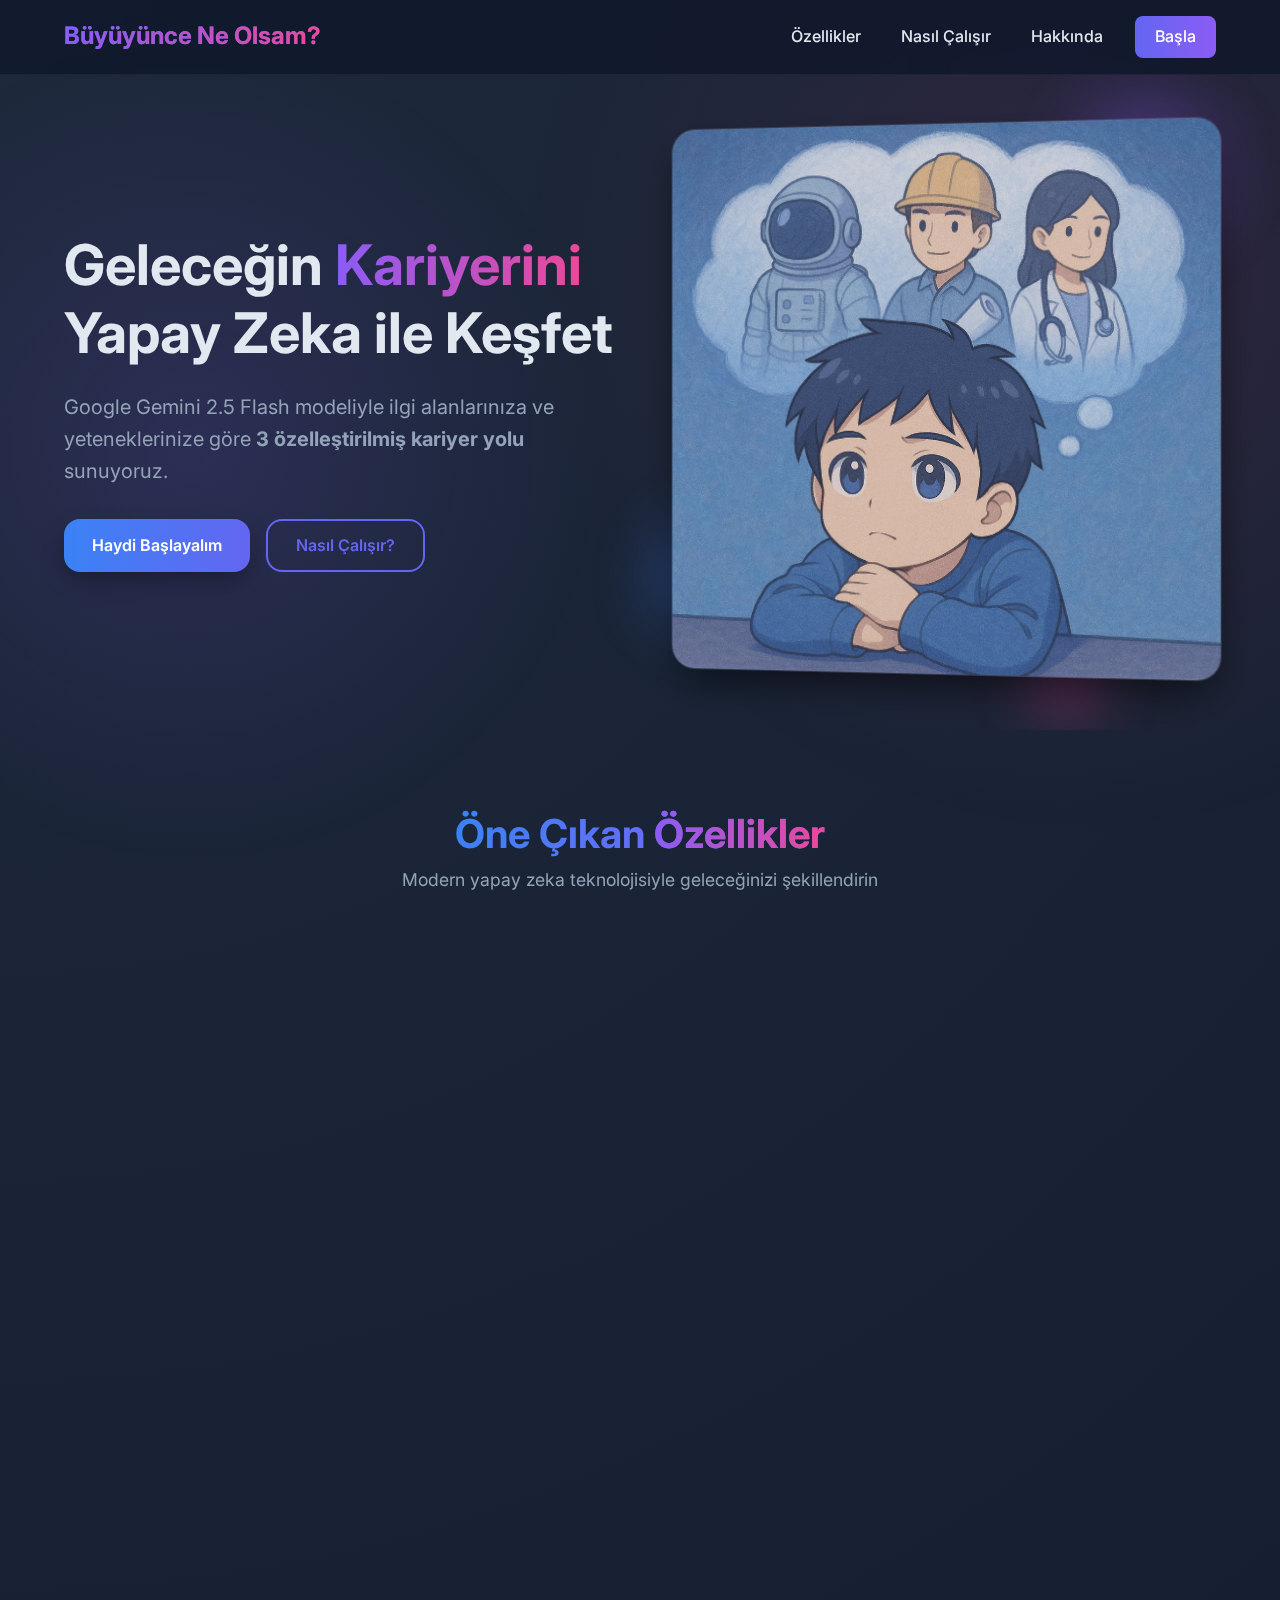
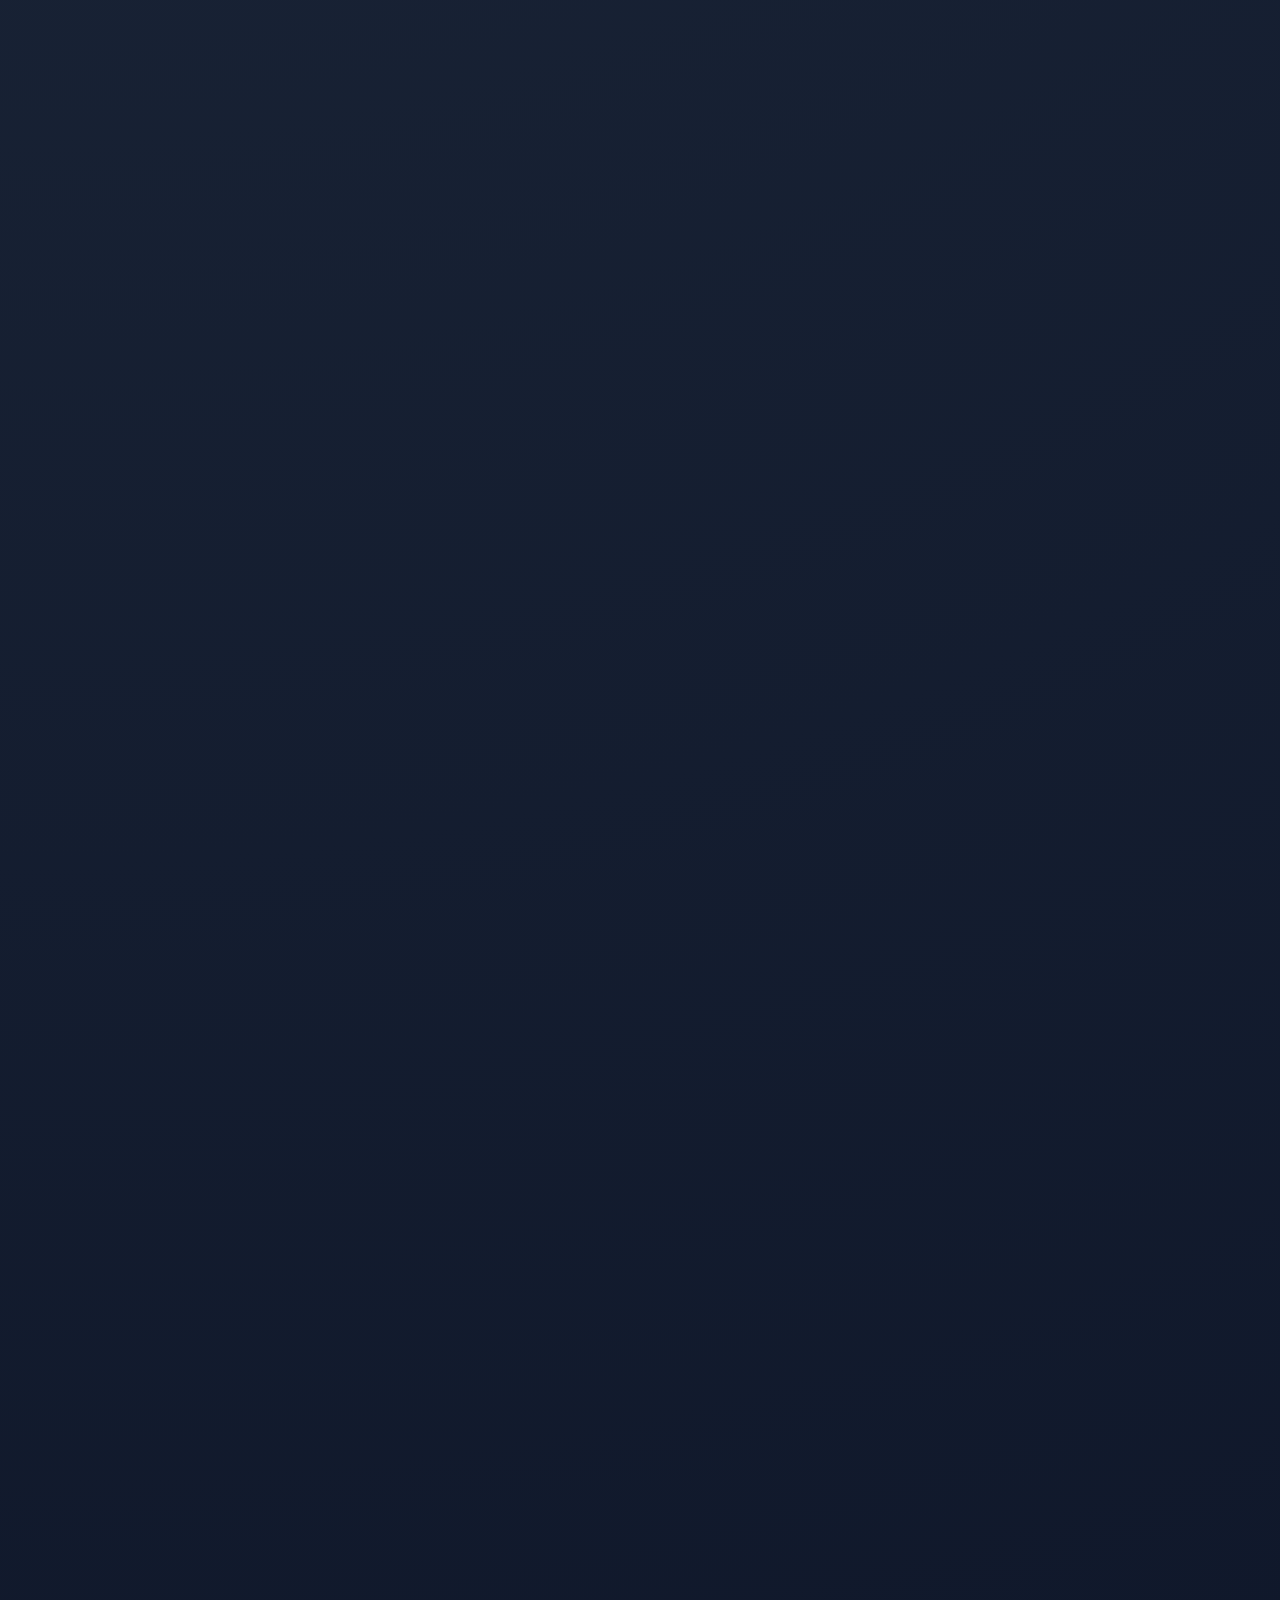
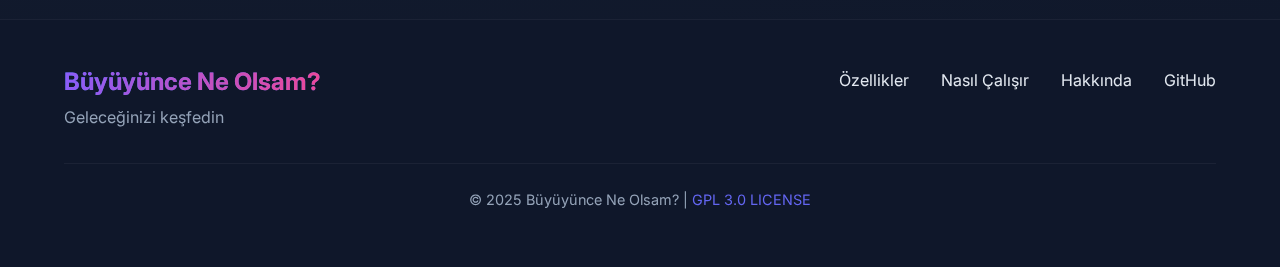
<file: index.html>
<!DOCTYPE html>
<html lang="tr">
<head>
  <meta charset="UTF-8" />
  <meta name="viewport" content="width=device-width, initial-scale=1.0" />
  <meta name="description" content="Büyüyünce Ne Olsam? - Hobileriniz ve güçlü yönlerinize göre kişiselleştirilmiş kariyer önerileri sunan yapay zeka uygulaması" />
  <title>Büyüyünce Ne Olsam? - Geleceğin Mesleklerini Keşfet</title>
  <link rel="stylesheet" href="landing.css" />
  <!-- Google Fonts -->
  <link rel="preconnect" href="https://fonts.googleapis.com">
  <link rel="preconnect" href="https://fonts.gstatic.com" crossorigin>
  <link href="https://fonts.googleapis.com/css2?family=Inter:wght@300;400;500;600;700&display=swap" rel="stylesheet">
</head>
<body>
  <div class="page-wrapper">
    <!-- Header -->
    <header class="header">
      <div class="container">
        <div class="logo">
          <h1>  <span>Büyüyünce Ne Olsam?</span></h1>
        </div>
        <nav class="nav">
          <ul class="nav-list">
            <li><a href="#ozellikler">Özellikler</a></li>
            <li><a href="#nasil-calisir">Nasıl Çalışır</a></li>
            <li><a href="#hakkinda">Hakkında</a></li>
          </ul>
          <a href="./kariyer_onerici/form.html" class="nav-button">Başla</a>
        </nav>
        <button class="mobile-menu-btn" aria-label="Menüyü Aç">
          <span></span>
          <span></span>
          <span></span>
        </button>
      </div>
    </header>

    <!-- Hero Section -->
    <section class="hero">
      <div class="container">
        <div class="hero-content">
          <h2 class="hero-title">Geleceğin <span>Kariyerini</span> Yapay Zeka ile Keşfet</h2>
          <p class="hero-subtitle">
            Google Gemini 2.5 Flash modeliyle ilgi alanlarınıza ve yeteneklerinize göre 
            <strong>3 özelleştirilmiş kariyer yolu</strong> sunuyoruz.
          </p>
          <div class="hero-buttons">
            <a href="./kariyer_onerici/form.html" class="btn btn-primary">Haydi Başlayalım</a>
            <a href="#nasil-calisir" class="btn btn-outline">Nasıl Çalışır?</a>
          </div>
        </div>
        <div class="hero-image">
          <div class="image-container">
            <img src="./Assets/buyuyunceneolsamKID.png" alt="Büyüyünce Ne Olsam? Arayüzü" class="main-image">
            <div class="floating-element one"></div>
            <div class="floating-element two"></div>
            <div class="floating-element three"></div>
          </div>
        </div>
      </div>
    </section>

    <!-- Features Section -->
    <section class="features" id="ozellikler">
      <div class="container">
        <div class="section-header">
          <h2>Öne Çıkan <span>Özellikler</span></h2>
          <p>Modern yapay zeka teknolojisiyle geleceğinizi şekillendirin</p>
        </div>
        <div class="features-grid">
          <div class="feature-card">
            <div class="card-icon">
              <svg width="48" height="48" viewBox="0 0 24 24" fill="none" stroke="currentColor" stroke-width="2" stroke-linecap="round" stroke-linejoin="round"><path d="M12 2L2 7l10 5 10-5-10-5z"/><path d="M2 17l10 5 10-5"/><path d="M2 12l10 5 10-5"/></svg>
            </div>
            <h3>AI Destekli Analiz</h3>
            <p>Google'ın Gemini 2.5 Flash modeliyle hızlı ve isabetli kariyer analizleri</p>
          </div>
          <div class="feature-card">
            <div class="card-icon">
              <svg width="48" height="48" viewBox="0 0 24 24" fill="none" stroke="currentColor" stroke-width="2" stroke-linecap="round" stroke-linejoin="round"><path d="M12 22s8-4 8-10V5l-8-3-8 3v7c0 6 8 10 8 10z"/></svg>
            </div>
            <h3>Tam Gizlilik</h3>
            <p>Verileriniz tamamen gizli kalır, hiçbir bilgi depolanmaz veya paylaşılmaz</p>
          </div>
          <div class="feature-card">
            <div class="card-icon">
              <svg width="48" height="48" viewBox="0 0 24 24" fill="none" stroke="currentColor" stroke-width="2" stroke-linecap="round" stroke-linejoin="round"><path d="M17 21v-2a4 4 0 0 0-4-4H5a4 4 0 0 0-4 4v2"/><circle cx="9" cy="7" r="4"/><path d="M23 21v-2a4 4 0 0 0-3-3.87"/><path d="M16 3.13a4 4 0 0 1 0 7.75"/></svg>
            </div>
            <h3>Kişiselleştirilmiş</h3>
            <p>Benzersiz ilgi alanlarınız ve becerilerinize göre özel kariyer tavsiyeleri</p>
          </div>
          <div class="feature-card">
            <div class="card-icon">
              <svg width="48" height="48" viewBox="0 0 24 24" fill="none" stroke="currentColor" stroke-width="2" stroke-linecap="round" stroke-linejoin="round"><rect x="2" y="3" width="20" height="14" rx="2" ry="2"/><line x1="8" y1="21" x2="16" y2="21"/><line x1="12" y1="17" x2="12" y2="21"/></svg>
            </div>
            <h3>Modern Arayüz</h3>
            <p>Cam efektli kartlar ve neon vurgularla şık bir kullanıcı deneyimi</p>
          </div>
          <div class="feature-card">
            <div class="card-icon">
              <svg width="48" height="48" viewBox="0 0 24 24" fill="none" stroke="currentColor" stroke-width="2" stroke-linecap="round" stroke-linejoin="round"><polyline points="4 17 10 11 4 5"/><line x1="12" y1="19" x2="20" y2="19"/></svg>
            </div>
            <h3>Takip Adımları</h3>
            <p>Her kariyer yolu için somut ilerleme ve kendini geliştirme adımları</p>
          </div>
          <div class="feature-card">
            <div class="card-icon">
              <svg width="48" height="48" viewBox="0 0 24 24" fill="none" stroke="currentColor" stroke-width="2" stroke-linecap="round" stroke-linejoin="round"><path d="M12 22c5.523 0 10-4.477 10-10S17.523 2 12 2 2 6.477 2 12s4.477 10 10 10z"/><path d="M12 18a6 6 0 1 0 0-12 6 6 0 0 0 0 12z"/><circle cx="12" cy="12" r="2"/></svg>
            </div>
            <h3>Tamamen Ücretsiz</h3>
            <p>API anahtarınızla herhangi bir ücret ödemeden sınırsız kullanım</p>
          </div>
        </div>
      </div>
    </section>

    <!-- How It Works Section -->
    <section class="how-it-works" id="nasil-calisir">
      <div class="container">
        <div class="section-header">
          <h2>Nasıl <span>Çalışır?</span></h2>
          <p>3 basit adımda kariyer yolunuzu keşfedin</p>
        </div>
        
        <div class="steps">
          <div class="step">
            <div class="step-number">1</div>
            <div class="step-content">
              <h3>Formu Doldurun</h3>
              <p>Hobilerinizi, ilgi alanlarınızı, sevdiğiniz dersleri ve güçlü yönlerinizi belirtin.</p>
            </div>
          </div>
          
          <div class="step">
            <div class="step-number">2</div>
            <div class="step-content">
              <h3>AI Analizini Bekleyin</h3>
              <p>Gemini 2.5 Flash modeli verilerinizi değerlendirerek size en uygun kariyer yollarını belirler.</p>
            </div>
          </div>
          
          <div class="step">
            <div class="step-number">3</div>
            <div class="step-content">
              <h3>Sonuçları İnceleyin</h3>
              <p>3 farklı kariyer önerisini ve her biri için atmanız gereken adımları görüntüleyin.</p>
            </div>
          </div>
        </div>
        
        <div class="cta-container">
          <a href="./kariyer_onerici/form.html" class="btn btn-gradient">Kariyer Yolculuğuna Başla</a>
        </div>
      </div>
    </section>

    <!-- About Section -->
    <section class="about" id="hakkinda">
      <div class="container">
        <div class="section-header">
          <h2>Proje <span>Hakkında</span></h2>
          <p>Açık kaynak kodlu bir yapay zeka projesi</p>
        </div>
        
        <div class="about-content">
          <div class="about-text">
            <p>Büyüyünce Ne Olsam?, tamamen statik (HTML + CSS + JS) bir web uygulamasıdır. Google Gemini 2.5 Flash modelini kullanarak hobileriniz, ilgi alanlarınız ve güçlü yönlerinize göre özelleştirilmiş kariyer yolları önerir.</p>
            <p>Modern "glass-dark" arayüzü, responsive tasarımı ve kolay kullanımıyla öne çıkar. Hiçbir backend gerektirmeden, API anahtarınızla sınırsız kullanabilirsiniz.</p>
            <p>GPL 3.0 LICENSE altında dağıtılan açık kaynak bir projedir. GitHub üzerinden projeye katkıda bulunabilir, kendi amaçlarınız için özelleştirebilirsiniz.</p>
            
            <div class="tech-stack">
              <span class="tech-badge">HTML</span>
              <span class="tech-badge">CSS</span>
              <span class="tech-badge">JavaScript</span>
              <span class="tech-badge">Gemini API</span>
              <span class="tech-badge"> GPL 3.0 LICENSE</span>
            </div>
          </div>
          
          <div class="about-image">
            <div class="image-frame">
              <img src="./Assets/buyuyunceneolsamKID.png" alt="Büyüyünce Ne Olsam? Önizleme" />
            </div>
          </div>
        </div>
      </div>
    </section>

    <!-- Footer -->
    <footer class="footer">
      <div class="container">
        <div class="footer-content">
          <div class="footer-logo">
            <h2><span>Büyüyünce Ne Olsam?</span></h2>
            <p>Geleceğinizi keşfedin</p>
          </div>
          <div class="footer-links">
            <ul>
              <li><a href="#ozellikler">Özellikler</a></li>
              <li><a href="#nasil-calisir">Nasıl Çalışır</a></li>
              <li><a href="#hakkinda">Hakkında</a></li>
              <li><a href="https://github.com/kullanici/kariyer-ai" target="_blank" rel="noopener">GitHub</a></li>
            </ul>
          </div>
        </div>
        <div class="footer-bottom">
          <p>&copy; 2025 Büyüyünce Ne Olsam? | <a href="https://github.com/kullanici/kariyer-ai/blob/main/LICENSE" target="_blank" rel="noopener"> GPL 3.0 LICENSE</a></p>
        </div>
      </div>
    </footer>
  </div>

  <script src="landing.js"></script>
</body>
</html>
</file>
<file: landing.css>
/* =====================================================
   Kariyer Rehberi AI – Landing Page Styles
   ===================================================== */

/* ------------ Base Styles & Reset ------------ */
:root {
    /* Accent Palette */
    --blue: #3b82f6;
    --indigo: #6366f1;
    --purple: #8b5cf6;
    --pink: #ec4899;
    
    /* Background Shades */
    --bg-start: #1e293b; /* slate-800 */
    --bg-end: #0f172a;   /* slate-900 */
    
    /* Component Colors */
    --card-bg: rgba(17, 24, 39, 0.85);  /* slate-900 with opacity */
    --card-hover: rgba(31, 41, 55, 0.9); /* slate-800 with opacity */
    --card-border: rgba(99, 102, 241, 0.15);
    --input-bg: #1f2937;  /* slate-800 */
    
    /* Effects */
    --blur-sm: blur(4px);
    --blur-md: blur(12px);
    --radius-sm: 0.5rem;
    --radius-md: 1rem;
    --radius-lg: 1.5rem;
    
    /* Text Colors */
    --text: #e2e8f0;       /* slate-200 */
    --text-muted: #94a3b8; /* slate-400 */
    --text-inverse: #f8fafc;
    
    /* Spacing */
    --spacing-xs: 0.5rem;
    --spacing-sm: 1rem;
    --spacing-md: 1.5rem;
    --spacing-lg: 2rem;
    --spacing-xl: 3rem;
    --spacing-2xl: 5rem;
    
    /* Shadows */
    --shadow-sm: 0 4px 6px -1px rgba(0, 0, 0, 0.2);
    --shadow-md: 0 10px 25px -5px rgba(0, 0, 0, 0.4);
    --shadow-lg: 0 18px 40px -8px rgba(0, 0, 0, 0.6);
    --shadow-glow: 0 0 20px rgba(139, 92, 246, 0.3);
    
    /* Animation Speeds */
    --trans-fast: 0.15s;
    --trans-med: 0.3s;
    --trans-slow: 0.5s;
  }
  
  * {
    box-sizing: border-box;
    margin: 0;
    padding: 0;
  }
  
  html {
    scroll-behavior: smooth;
    scroll-padding-top: 80px;
  }
  
  body {
    font-family: 'Inter', -apple-system, BlinkMacSystemFont, sans-serif;
    font-size: 16px;
    line-height: 1.6;
    color: var(--text);
    background: radial-gradient(circle at top left, var(--bg-start) 0%, var(--bg-end) 100%);
    overflow-x: hidden;
    min-height: 100vh;
  }
  
  .page-wrapper {
    position: relative;
    z-index: 1;
  }
  
  .page-wrapper::before {
    content: "";
    position: fixed;
    top: 0;
    left: 0;
    right: 0;
    bottom: 0;
    background: radial-gradient(circle at 15% 50%, rgba(139, 92, 246, 0.15), transparent 35%),
                radial-gradient(circle at 85% 30%, rgba(236, 72, 153, 0.1), transparent 45%);
    z-index: -1;
  }
  
  .container {
    width: 100%;
    max-width: 1200px;
    margin: 0 auto;
    padding: 0 var(--spacing-md);
  }
  
  /* Links and Buttons */
  a {
    color: var(--indigo);
    text-decoration: none;
    transition: color var(--trans-fast) ease;
  }
  
  a:hover {
    color: var(--purple);
  }
  
  .btn {
    display: inline-flex;
    align-items: center;
    justify-content: center;
    padding: 0.75rem 1.75rem;
    border-radius: var(--radius-md);
    font-weight: 600;
    font-size: 1rem;
    transition: all var(--trans-med) ease;
    cursor: pointer;
    text-decoration: none;
  }
  
  .btn-primary {
    background: linear-gradient(90deg, var(--blue), var(--indigo));
    color: white;
    box-shadow: var(--shadow-md);
  }
  
  .btn-primary:hover {
    transform: translateY(-3px);
    box-shadow: var(--shadow-lg), var(--shadow-glow);
    color: white;
  }
  
  .btn-outline {
    background: transparent;
    border: 2px solid var(--indigo);
    color: var(--indigo);
  }
  
  .btn-outline:hover {
    background: rgba(99, 102, 241, 0.1);
    transform: translateY(-2px);
    color: var(--purple);
  }
  
  .btn-gradient {
    background: linear-gradient(90deg, var(--blue), var(--purple), var(--pink));
    background-size: 200% auto;
    color: white;
    padding: 0.9rem 2.2rem;
    font-size: 1.1rem;
    box-shadow: var(--shadow-md);
    transition: all var(--trans-med) ease;
  }
  
  .btn-gradient:hover {
    background-position: right center;
    transform: translateY(-3px);
    box-shadow: var(--shadow-lg), var(--shadow-glow);
    color: white;
  }
  
  /* Typography */
  h1, h2, h3, h4, h5, h6 {
    font-weight: 700;
    line-height: 1.2;
    margin-bottom: var(--spacing-sm);
  }
  
  p {
    margin-bottom: var(--spacing-md);
  }
  
  .section-header {
    text-align: center;
    margin-bottom: var(--spacing-xl);
  }
  
  .section-header h2 {
    font-size: clamp(1.8rem, 5vw, 2.5rem);
    background: linear-gradient(90deg, var(--blue), var(--purple));
    -webkit-background-clip: text;
    -webkit-text-fill-color: transparent;
    display: inline-block;
    margin-bottom: var(--spacing-xs);
  }
  
  .section-header h2 span {
    background: linear-gradient(90deg, var(--purple), var(--pink));
    -webkit-background-clip: text;
    -webkit-text-fill-color: transparent;
  }
  
  .section-header p {
    font-size: 1.1rem;
    color: var(--text-muted);
    max-width: 600px;
    margin: 0 auto;
  }
  
  /* ------------ Header ------------ */
  .header {
    position: sticky;
    top: 0;
    padding: 1rem 0;
    background: rgba(15, 23, 42, 0.8);
    backdrop-filter: blur(12px);
    border-bottom: 1px solid rgba(255, 255, 255, 0.05);
    z-index: 100;
  }
  
  .header .container {
    display: flex;
    align-items: center;
    justify-content: space-between;
  }
  
  .logo h1 {
    font-size: 1.5rem;
    margin-bottom: 0;
    background: linear-gradient(90deg, var(--blue), var(--indigo));
    -webkit-background-clip: text;
    -webkit-text-fill-color: transparent;
  }
  
  .logo h1 span {
    background: linear-gradient(90deg, var(--purple), var(--pink));
    -webkit-background-clip: text;
    -webkit-text-fill-color: transparent;
  }
  
  .nav {
    display: flex;
    align-items: center;
  }
  
  .nav-list {
    display: flex;
    list-style: none;
    margin-right: var(--spacing-md);
  }
  
  .nav-list li {
    margin-left: var(--spacing-md);
  }
  
  .nav-list a {
    color: var(--text);
    font-weight: 500;
    padding: 0.5rem;
    position: relative;
  }
  
  .nav-list a::after {
    content: '';
    position: absolute;
    bottom: 0;
    left: 0;
    width: 0;
    height: 2px;
    background: linear-gradient(90deg, var(--indigo), var(--purple));
    transition: width var(--trans-med) ease;
  }
  
  .nav-list a:hover {
    color: var(--text-inverse);
  }
  
  .nav-list a:hover::after {
    width: 100%;
  }
  
  .nav-button {
    padding: 0.5rem 1.25rem;
    background: linear-gradient(90deg, var(--indigo), var(--purple));
    color: white;
    border-radius: var(--radius-sm);
    font-weight: 500;
    transition: all var(--trans-med) ease;
  }
  
  .nav-button:hover {
    transform: translateY(-2px);
    box-shadow: var(--shadow-glow);
    color: white;
  }
  
  .mobile-menu-btn {
    display: none;
    flex-direction: column;
    justify-content: space-between;
    width: 30px;
    height: 21px;
    background: transparent;
    border: none;
    cursor: pointer;
  }
  
  .mobile-menu-btn span {
    width: 100%;
    height: 3px;
    background: var(--text);
    border-radius: 3px;
    transition: all var(--trans-med) ease;
  }
  
  /* ------------ Hero Section ------------ */
  .hero {
    padding: var(--spacing-xl) 0;
    overflow: hidden;
  }
  
  .hero .container {
    display: grid;
    grid-template-columns: 1fr 1fr;
    align-items: center;
    gap: var(--spacing-xl);
  }
  
  .hero-title {
    font-size: clamp(2rem, 5vw, 3.5rem);
    margin-bottom: var(--spacing-md);
    animation: fadeInUp 0.8s ease both;
  }
  
  .hero-title span {
    background: linear-gradient(90deg, var(--purple), var(--pink));
    -webkit-background-clip: text;
    -webkit-text-fill-color: transparent;
  }
  
  .hero-subtitle {
    font-size: clamp(1.1rem, 2vw, 1.25rem);
    color: var(--text-muted);
    margin-bottom: var(--spacing-lg);
    animation: fadeInUp 0.8s 0.1s ease both;
  }
  
  .hero-buttons {
    display: flex;
    flex-wrap: wrap;
    gap: var(--spacing-sm);
    animation: fadeInUp 0.8s 0.2s ease both;
  }
  
  .hero-image {
    position: relative;
    animation: fadeIn 1s 0.3s ease both;
  }
  
  .image-container {
    position: relative;
    z-index: 1;
  }
  
  .main-image {
    border-radius: var(--radius-lg);
    width: 100%;
    box-shadow: var(--shadow-lg);
    border: 1px solid rgba(255, 255, 255, 0.1);
    transform: perspective(1000px) rotateY(-5deg);
    transition: transform var(--trans-med) ease;
  }
  
  .main-image:hover {
    transform: perspective(1000px) rotateY(0);
  }
  
  .floating-element {
    position: absolute;
    border-radius: 50%;
    filter: blur(30px);
    opacity: 0.6;
    z-index: -1;
  }
  
  .floating-element.one {
    width: 200px;
    height: 200px;
    background: radial-gradient(circle, var(--purple), transparent 70%);
    top: -50px;
    right: -30px;
    animation: float 8s infinite alternate;
  }
  
  .floating-element.two {
    width: 150px;
    height: 150px;
    background: radial-gradient(circle, var(--blue), transparent 70%);
    bottom: 30px;
    left: -30px;
    animation: float 6s 1s infinite alternate;
  }
  
  .floating-element.three {
    width: 100px;
    height: 100px;
    background: radial-gradient(circle, var(--pink), transparent 70%);
    bottom: -50px;
    right: 100px;
    animation: float 7s 0.5s infinite alternate;
  }
  
  /* ------------ Features Section ------------ */
  .features {
    padding: var(--spacing-2xl) 0;
  }
  
  .features-grid {
    display: grid;
    grid-template-columns: repeat(auto-fill, minmax(300px, 1fr));
    gap: var(--spacing-lg);
  }
  
  .feature-card {
    background: var(--card-bg);
    backdrop-filter: var(--blur-sm);
    border-radius: var(--radius-md);
    padding: var(--spacing-lg);
    border: 1px solid var(--card-border);
    box-shadow: var(--shadow-md);
    transition: all var(--trans-med) ease;
    height: 100%;
    display: flex;
    flex-direction: column;
    align-items: flex-start;
  }
  
  .feature-card:hover {
    transform: translateY(-8px);
    background: var(--card-hover);
    border-color: rgba(139, 92, 246, 0.3);
    box-shadow: var(--shadow-lg), var(--shadow-glow);
  }
  
  .card-icon {
    display: flex;
    align-items: center;
    justify-content: center;
    width: 60px;
    height: 60px;
    margin-bottom: var(--spacing-md);
    border-radius: 50%;
    background: rgba(139, 92, 246, 0.15);
    color: var(--purple);
  }
  
  .feature-card h3 {
    font-size: 1.25rem;
    margin-bottom: var(--spacing-sm);
    color: var(--text-inverse);
  }
  
  .feature-card p {
    color: var(--text-muted);
    margin-bottom: 0;
    font-size: 0.95rem;
  }
  
  /* ------------ How It Works Section ------------ */
  .how-it-works {
    padding: var(--spacing-2xl) 0;
    background: linear-gradient(180deg, transparent, rgba(15, 23, 42, 0.7), transparent);
  }
  
  .steps {
    max-width: 700px;
    margin: 0 auto;
    position: relative;
  }
  
  .steps::before {
    content: '';
    position: absolute;
    top: 0;
    bottom: 0;
    left: 20px;
    width: 2px;
    background: linear-gradient(to bottom, var(--blue), var(--purple), var(--pink));
    z-index: 0;
  }
  
  .step {
    display: flex;
    margin-bottom: var(--spacing-xl);
    position: relative;
    z-index: 1;
  }
  
  .step:last-child {
    margin-bottom: 0;
  }
  
  .step-number {
    display: flex;
    align-items: center;
    justify-content: center;
    width: 40px;
    height: 40px;
    border-radius: 50%;
    background: linear-gradient(135deg, var(--blue), var(--indigo));
    color: white;
    font-weight: 700;
    margin-right: var(--spacing-md);
    flex-shrink: 0;
    box-shadow: var(--shadow-md), 0 0 0 4px rgba(15, 23, 42, 0.8);
  }
  
  .step-content h3 {
    font-size: 1.25rem;
    margin-bottom: var(--spacing-xs);
    color: var(--pink);
  }
  
  .cta-container {
    text-align: center;
    margin-top: var(--spacing-xl);
  }
  
  /* ------------ About Section ------------ */
  .about {
    padding: var(--spacing-2xl) 0;
  }
  
  .about-content {
    display: grid;
    grid-template-columns: 1fr 1fr;
    gap: var(--spacing-xl);
    align-items: center;
  }
  
  .about-text p {
    margin-bottom: var(--spacing-md);
  }
  
  .about-text p:last-of-type {
    margin-bottom: var(--spacing-lg);
  }
  
  .tech-stack {
    display: flex;
    flex-wrap: wrap;
    gap: var(--spacing-sm);
    margin-top: var(--spacing-md);
  }
  
  .tech-badge {
    padding: 0.4rem 0.9rem;
    border-radius: var(--radius-sm);
    background: rgba(99, 102, 241, 0.15);
    color: var(--indigo);
    font-size: 0.85rem;
    font-weight: 600;
  }
  
  .image-frame {
    border-radius: var(--radius-lg);
    overflow: hidden;
    box-shadow: var(--shadow-lg);
    border: 1px solid rgba(255, 255, 255, 0.08);
    transform: perspective(1000px) rotateY(5deg);
    transition: transform var(--trans-med) ease;
  }
  
  .image-frame:hover {
    transform: perspective(1000px) rotateY(0);
  }
  
  .image-frame img {
    width: 100%;
    display: block;
  }
  
  /* ------------ Footer ------------ */
  .footer {
    background: rgba(15, 23, 42, 0.9);
    backdrop-filter: var(--blur-md);
    border-top: 1px solid rgba(255, 255, 255, 0.05);
    padding: var(--spacing-xl) 0 var(--spacing-lg);
    margin-top: var(--spacing-2xl);
  }
  
  .footer-content {
    display: flex;
    justify-content: space-between;
    margin-bottom: var(--spacing-lg);
  }
  
  .footer-logo h2 {
    font-size: 1.5rem;
    margin-bottom: var(--spacing-xs);
    background: linear-gradient(90deg, var(--blue), var(--indigo));
    -webkit-background-clip: text;
    -webkit-text-fill-color: transparent;
  }
  
  .footer-logo h2 span {
    background: linear-gradient(90deg, var(--purple), var(--pink));
    -webkit-background-clip: text;
    -webkit-text-fill-color: transparent;
  }
  
  .footer-logo p {
    color: var(--text-muted);
    margin-bottom: 0;
  }
  
  .footer-links ul {
    list-style: none;
    display: flex;
    gap: var(--spacing-lg);
  }
  
  .footer-links a {
    color: var(--text);
    transition: color var(--trans-fast) ease;
  }
  
  .footer-links a:hover {
    color: var(--purple);
  }
  
  .footer-bottom {
    text-align: center;
    padding-top: var(--spacing-md);
    border-top: 1px solid rgba(255, 255, 255, 0.05);
    color: var(--text-muted);
    font-size: 0.9rem;
  }
  
  .footer-bottom a {
    color: var(--indigo);
  }
  
  /* ------------ Animations ------------ */
  @keyframes fadeInUp {
    from { opacity: 0; transform: translateY(30px); }
    to   { opacity: 1; transform: translateY(0); }
  }
  
  @keyframes fadeIn {
    from { opacity: 0; }
    to   { opacity: 1; }
  }
  
  @keyframes float {
    from { transform: translateY(0); }
    to   { transform: translateY(-20px); }
  }
  
  /* ------------ Responsive Styles ------------ */
  @media (max-width: 1100px) {
    .hero .container {
      gap: var(--spacing-lg);
    }
    
    .about-content {
      gap: var(--spacing-lg);
    }
  }
  
  @media (max-width: 900px) {
    .hero .container {
      grid-template-columns: 1fr;
      text-align: center;
    }
  
    .hero-content {
      order: 1;
    }
  
    .hero-image {
      order: 0;
      margin-bottom: var(--spacing-lg);
    }
    
    .hero-buttons {
      justify-content: center;
    }
    
    .about-content {
      grid-template-columns: 1fr;
      text-align: center;
    }
    
    .about-text {
      order: 1;
    }
    
    .about-image {
      order: 0;
      margin-bottom: var(--spacing-lg);
    }
    
    .tech-stack {
      justify-content: center;
    }
  }
  
  @media (max-width: 768px) {
    :root {
      --spacing-xl: 2.5rem;
      --spacing-2xl: 4rem;
    }
    
    .nav {
      display: none;
    }
    
    .mobile-menu-btn {
      display: flex;
    }
    
    .nav.active {
      display: flex;
      position: fixed;
      top: 72px;
      left: 0;
      right: 0;
      flex-direction: column;
      background: rgba(15, 23, 42, 0.95);
      backdrop-filter: var(--blur-md);
      padding: var(--spacing-lg);
      border-bottom: 1px solid rgba(255, 255, 255, 0.05);
      animation: fadeIn 0.3s ease;
    }
    
    .nav.active .nav-list {
      flex-direction: column;
      width: 100%;
      margin: 0 0 var(--spacing-md);
    }
    
    .nav.active .nav-list li {
      margin: 0;
      width: 100%;
      border-bottom: 1px solid rgba(255, 255, 255, 0.05);
    }
    
    .nav.active .nav-list li:last-child {
      border-bottom: none;
    }
    
    .nav.active .nav-list a {
      display: block;
      padding: var(--spacing-sm);
    }
    
    .nav.active .nav-button {
      width: 100%;
      text-align: center;
      margin-top: var(--spacing-sm);
    }
    
    .footer-content {
      flex-direction: column;
      text-align: center;
    }
    
    .footer-logo {
      margin-bottom: var(--spacing-md);
    }
    
    .footer-links ul {
      justify-content: center;
      flex-wrap: wrap;
      gap: var(--spacing-md);
    }
  }
  
  @media (max-width: 576px) {
    :root {
      --spacing-lg: 1.5rem;
      --spacing-xl: 2rem;
      --spacing-2xl: 3rem;
    }
    
    .container {
      padding: 0 var(--spacing-sm);
    }
    
    .btn {
      padding: 0.6rem 1.4rem;
    }
    
    .hero-buttons {
      flex-direction: column;
      width: 100%;
    }
    
    .hero-buttons .btn {
      width: 100%;
    }
    
    .features-grid {
      grid-template-columns: 1fr;
    }
    
    .steps::before {
      left: 19px;
    }
  }
</file>
